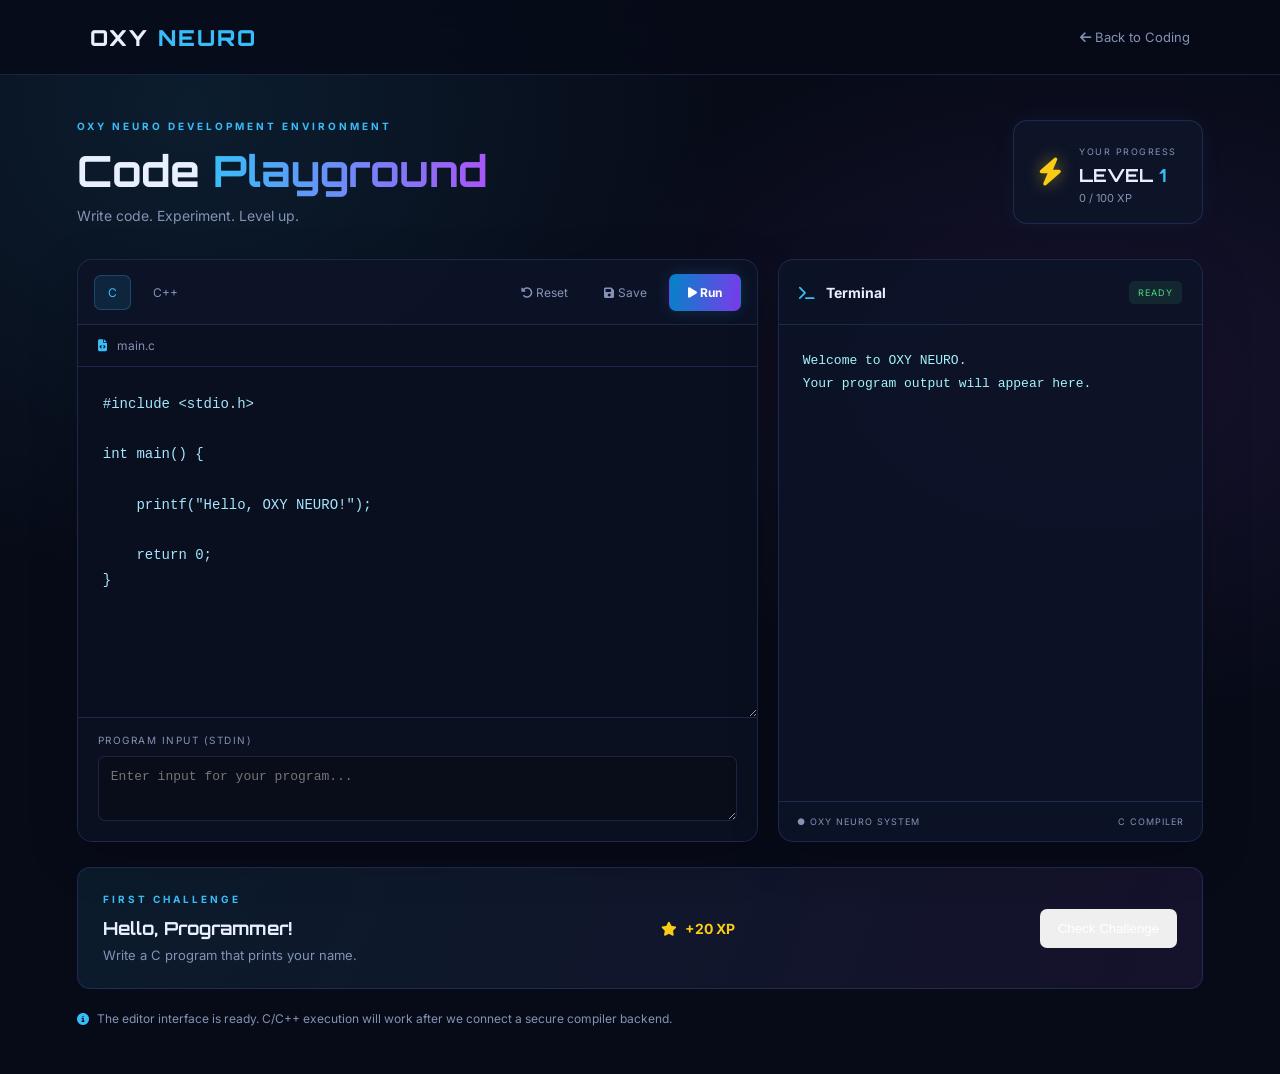
<file: html/playground.html>
<!DOCTYPE html>
<html lang="en">
<head>
    <meta charset="UTF-8">
    <meta name="viewport" content="width=device-width, initial-scale=1.0">

    <title>OXY NEURO | Code Playground</title>

    <link rel="stylesheet" href="../css/playground.css">

    <link rel="stylesheet"
    href="https://cdnjs.cloudflare.com/ajax/libs/font-awesome/6.5.0/css/all.min.css">
</head>

<body>

    <nav class="navbar">
        <div class="logo">OXY <span>NEURO</span></div>
        <a href="coding.html" class="back-btn">
            <i class="fa-solid fa-arrow-left"></i> Back to Coding
        </a>
    </nav>

    <main class="workspace">

        <header class="page-header">
            <div>
                <p class="eyebrow">OXY NEURO DEVELOPMENT ENVIRONMENT</p>
                <h1>Code <span>Playground</span></h1>
                <p>Write code. Experiment. Level up.</p>
            </div>

            <div class="level-card">
                <i class="fa-solid fa-bolt"></i>
                <div>
                    <small>YOUR PROGRESS</small>
                    <h3>LEVEL <span id="level">1</span></h3>
                    <p><span id="xp">0</span> / 100 XP</p>
                </div>
            </div>
        </header>

        <section class="editor-layout">

            <div class="editor-panel">

                <div class="editor-toolbar">

                    <div class="language-tabs">
                        <button class="lang-btn active" data-lang="c">C</button>
                        <button class="lang-btn" data-lang="cpp">C++</button>
                    </div>

                    <div class="editor-actions">
                        <button id="resetBtn">
                            <i class="fa-solid fa-rotate-left"></i> Reset
                        </button>

                        <button id="saveBtn">
                            <i class="fa-solid fa-floppy-disk"></i> Save
                        </button>

                        <button id="runBtn" class="run-btn">
                            <i class="fa-solid fa-play"></i> Run
                        </button>
                    </div>

                </div>

                <div class="editor-title">
                    <i class="fa-solid fa-file-code"></i>
                    <span id="fileName">main.c</span>
                </div>

                <textarea id="codeEditor" spellcheck="false">#include <stdio.h>

int main() {

    printf("Hello, OXY NEURO!");

    return 0;
}</textarea>

                <div class="input-area">
                    <label for="stdinInput">PROGRAM INPUT (STDIN)</label>
                    <textarea id="stdinInput" placeholder="Enter input for your program..."></textarea>
                </div>

            </div>

            <div class="output-panel">

                <div class="output-header">
                    <h3><i class="fa-solid fa-terminal"></i> Terminal</h3>
                    <span id="status">READY</span>
                </div>

                <pre id="output">Welcome to OXY NEURO.
Your program output will appear here.</pre>

                <div class="terminal-footer">
                    <span>● OXY NEURO SYSTEM</span>
                    <span id="languageLabel">C COMPILER</span>
                </div>

            </div>

        </section>

        <section class="challenge-card">
            <div>
                <p class="eyebrow">FIRST CHALLENGE</p>
                <h2>Hello, Programmer!</h2>
                <p>Write a C program that prints your name.</p>
            </div>

            <div class="challenge-reward">
                <i class="fa-solid fa-star"></i>
                +20 XP
            </div>
        </section>

        <p class="notice">
            <i class="fa-solid fa-circle-info"></i>
            The editor interface is ready. C/C++ execution will work after we connect a secure compiler backend.
        </p>

    </main>

    <script src="../js/playground.js"></script>

</body>
</html>
</file>
<file: css/playground.css>
@import url('https://fonts.googleapis.com/css2?family=Inter:wght@400;500;600;700;800&family=Orbitron:wght@500;600;700;800&display=swap');

:root {
    --bg: #070b18;
    --panel: #0d1428;
    --panel-light: #121d36;
    --border: rgba(110, 140, 255, 0.18);
    --blue: #38bdf8;
    --purple: #a855f7;
    --text: #e8efff;
    --muted: #8492b5;
}

* {
    margin: 0;
    padding: 0;
    box-sizing: border-box;
}

body {
    min-height: 100vh;
    background:
        radial-gradient(ellipse at 15% 10%, rgba(56, 189, 248, 0.10), transparent 35%),
        radial-gradient(ellipse at 85% 35%, rgba(168, 85, 247, 0.10), transparent 35%),
        var(--bg);
    color: var(--text);
    font-family: 'Inter', sans-serif;
}

.navbar {
    height: 75px;
    padding: 0 7%;
    display: flex;
    justify-content: space-between;
    align-items: center;
    border-bottom: 1px solid var(--border);
    background: rgba(7, 11, 24, 0.85);
    backdrop-filter: blur(15px);
}

.logo {
    font-family: 'Orbitron', sans-serif;
    font-size: 22px;
    font-weight: 800;
    letter-spacing: 2px;
}

.logo span {
    color: var(--blue);
}

.back-btn {
    color: var(--muted);
    text-decoration: none;
    font-size: 13px;
    transition: 0.3s;
}

.back-btn:hover {
    color: var(--blue);
}

.workspace {
    width: 88%;
    max-width: 1450px;
    margin: 45px auto;
}

.page-header {
    display: flex;
    justify-content: space-between;
    align-items: center;
    gap: 25px;
    margin-bottom: 35px;
}

.eyebrow {
    color: var(--blue);
    font-size: 10px;
    letter-spacing: 3px;
    font-weight: 700;
    margin-bottom: 12px;
}

.page-header h1 {
    font-family: 'Orbitron', sans-serif;
    font-size: clamp(28px, 4vw, 43px);
    margin-bottom: 10px;
}

.page-header h1 span {
    background: linear-gradient(90deg, var(--blue), var(--purple));
    -webkit-background-clip: text;
    background-clip: text;
    color: transparent;
}

.page-header > div:first-child > p:last-child {
    color: var(--muted);
    font-size: 14px;
}

.level-card {
    display: flex;
    align-items: center;
    gap: 16px;
    padding: 18px 24px;
    min-width: 190px;
    background: var(--panel);
    border: 1px solid var(--border);
    border-radius: 14px;
    box-shadow: 0 0 25px rgba(56, 189, 248, 0.05);
}

.level-card > i {
    font-size: 28px;
    color: #facc15;
    filter: drop-shadow(0 0 8px rgba(250, 204, 21, 0.5));
}

.level-card small {
    color: var(--muted);
    font-size: 9px;
    letter-spacing: 1.5px;
}

.level-card h3 {
    font-family: 'Orbitron', sans-serif;
    font-size: 18px;
    margin: 5px 0;
}

.level-card h3 span {
    color: var(--blue);
}

.level-card p {
    color: var(--muted);
    font-size: 11px;
}

.editor-layout {
    display: grid;
    grid-template-columns: 1.6fr 1fr;
    gap: 20px;
    align-items: stretch;
}

.editor-panel,
.output-panel {
    min-width: 0;
    background: rgba(13, 20, 40, 0.95);
    border: 1px solid var(--border);
    border-radius: 15px;
    overflow: hidden;
    box-shadow: 0 15px 50px rgba(0, 0, 0, 0.2);
}

.editor-toolbar {
    min-height: 65px;
    padding: 12px 16px;
    display: flex;
    justify-content: space-between;
    align-items: center;
    gap: 12px;
    flex-wrap: wrap;
    border-bottom: 1px solid var(--border);
}

.language-tabs,
.editor-actions {
    display: flex;
    align-items: center;
    gap: 8px;
}

.lang-btn,
.editor-actions button {
    border: 1px solid transparent;
    background: transparent;
    color: var(--muted);
    padding: 9px 13px;
    border-radius: 7px;
    cursor: pointer;
    font-size: 12px;
    font-family: inherit;
    transition: 0.25s;
}

.lang-btn.active {
    color: var(--blue);
    background: rgba(56, 189, 248, 0.10);
    border-color: rgba(56, 189, 248, 0.25);
}

.editor-actions button:hover {
    color: white;
    background: var(--panel-light);
}

.editor-actions .run-btn {
    background: linear-gradient(100deg, #0284c7, #7c3aed);
    color: white;
    font-weight: 700;
    padding: 10px 18px;
    box-shadow: 0 0 15px rgba(56, 189, 248, 0.15);
}

.editor-actions .run-btn:hover {
    transform: translateY(-2px);
    box-shadow: 0 0 22px rgba(56, 189, 248, 0.3);
}

.editor-title {
    height: 42px;
    display: flex;
    align-items: center;
    gap: 10px;
    padding: 0 20px;
    background: #0a1020;
    border-bottom: 1px solid var(--border);
    color: var(--muted);
    font-size: 12px;
}

.editor-title i {
    color: var(--blue);
}

#codeEditor {
    display: block;
    width: 100%;
    min-height: 350px;
    resize: vertical;
    border: none;
    outline: none;
    padding: 25px;
    background: #090f1e;
    color: #a5e6ff;
    font-family: 'Consolas', 'Courier New', monospace;
    font-size: 14px;
    line-height: 1.8;
    tab-size: 4;
    caret-color: var(--blue);
}

#codeEditor:focus {
    box-shadow: inset 0 0 0 1px rgba(56, 189, 248, 0.15);
}

.input-area {
    padding: 16px 20px;
    border-top: 1px solid var(--border);
    background: #0a1020;
}

.input-area label {
    display: block;
    margin-bottom: 10px;
    color: var(--muted);
    font-size: 10px;
    letter-spacing: 1.5px;
}

#stdinInput {
    width: 100%;
    min-height: 65px;
    resize: vertical;
    padding: 12px;
    border: 1px solid var(--border);
    border-radius: 7px;
    outline: none;
    background: #080d19;
    color: var(--text);
    font-family: monospace;
    font-size: 13px;
}

#stdinInput:focus {
    border-color: var(--blue);
}

.output-panel {
    display: flex;
    flex-direction: column;
    min-height: 500px;
}

.output-header {
    height: 65px;
    padding: 0 20px;
    display: flex;
    justify-content: space-between;
    align-items: center;
    border-bottom: 1px solid var(--border);
}

.output-header h3 {
    font-size: 14px;
}

.output-header h3 i {
    color: var(--blue);
    margin-right: 8px;
}

#status {
    font-size: 9px;
    letter-spacing: 1px;
    color: #4ade80;
    background: rgba(74, 222, 128, 0.10);
    padding: 6px 9px;
    border-radius: 5px;
}

#output {
    flex: 1;
    min-height: 350px;
    padding: 24px;
    white-space: pre-wrap;
    overflow-wrap: anywhere;
    color: #a5f3fc;
    font-family: 'Consolas', monospace;
    font-size: 13px;
    line-height: 1.8;
}

.terminal-footer {
    display: flex;
    justify-content: space-between;
    gap: 10px;
    padding: 14px 18px;
    border-top: 1px solid var(--border);
    color: var(--muted);
    font-size: 9px;
    letter-spacing: 1px;
}

.challenge-card {
    margin-top: 25px;
    padding: 25px;
    display: flex;
    justify-content: space-between;
    align-items: center;
    gap: 20px;
    background: linear-gradient(110deg, rgba(56, 189, 248, 0.09), rgba(168, 85, 247, 0.09));
    border: 1px solid var(--border);
    border-radius: 13px;
}

.challenge-card h2 {
    font-family: 'Orbitron', sans-serif;
    font-size: 18px;
    margin-bottom: 8px;
}

.challenge-card > div:first-child > p:last-child {
    color: var(--muted);
    font-size: 13px;
}

.challenge-reward {
    white-space: nowrap;
    color: #facc15;
    font-weight: 700;
    font-size: 14px;
}

.challenge-reward i {
    margin-right: 5px;
}

.notice {
    margin: 20px 0;
    color: var(--muted);
    font-size: 12px;
    line-height: 1.7;
}

.notice i {
    color: var(--blue);
    margin-right: 5px;
}

@media (max-width: 900px) {
    .editor-layout {
        grid-template-columns: 1fr;
    }

    .output-panel {
        min-height: 350px;
    }

    #output {
        min-height: 220px;
    }
}

@media (max-width: 600px) {
    .navbar {
        padding: 0 5%;
    }

    .workspace {
        width: 92%;
        margin: 30px auto;
    }

    .page-header {
        align-items: flex-start;
        flex-direction: column;
    }

    .level-card {
        width: 100%;
    }

    .editor-toolbar {
        align-items: flex-start;
        flex-direction: column;
    }

    .editor-actions {
        width: 100%;
        flex-wrap: wrap;
    }

    .editor-actions button {
        flex: 1;
    }

    #codeEditor {
        min-height: 300px;
        font-size: 12px;
        padding: 16px;
    }

    .challenge-card {
        align-items: flex-start;
        flex-direction: column;
    }
}
</file>
